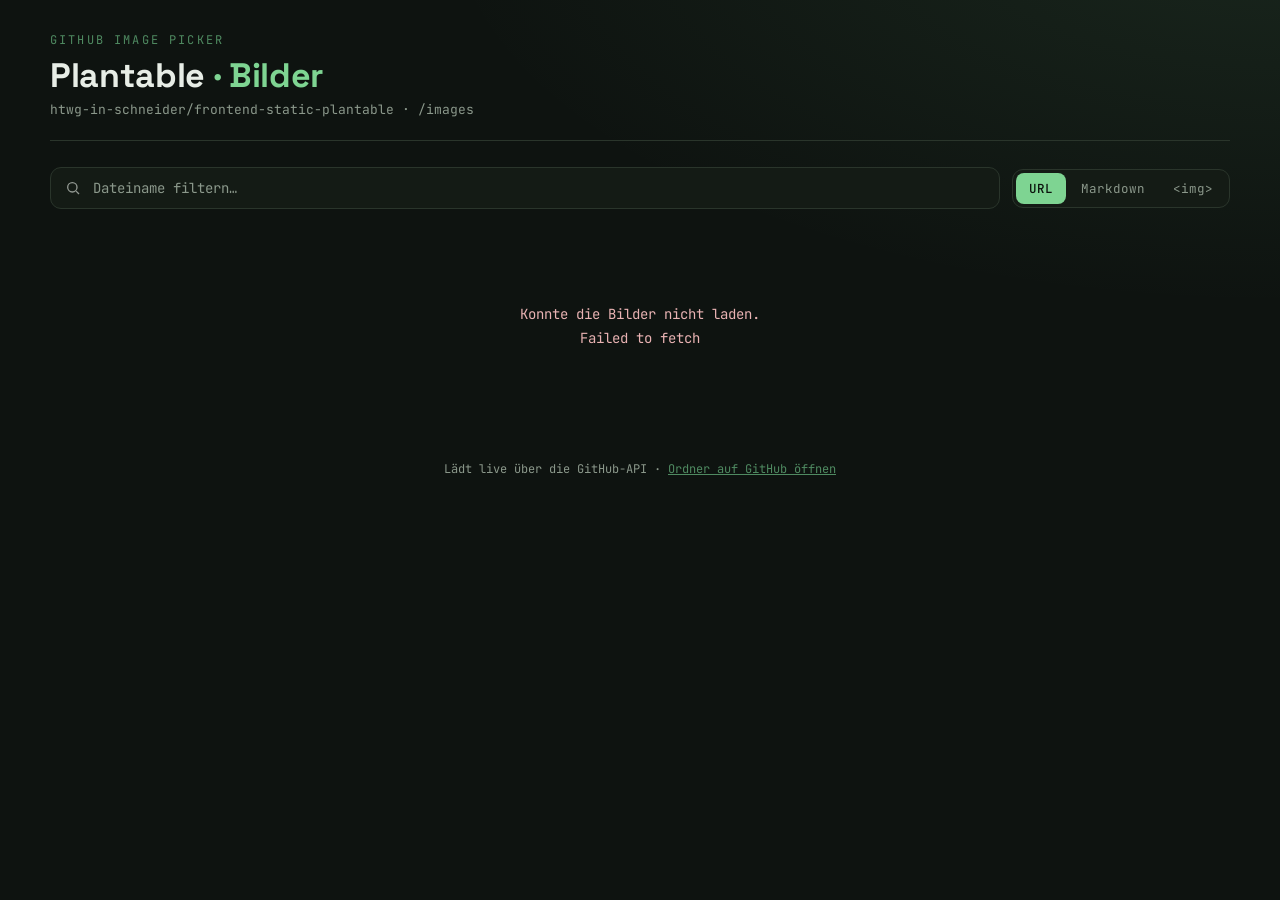
<file: bilder.html>
<!DOCTYPE html>
<html lang="de">
<head>
<meta charset="UTF-8">
<meta name="viewport" content="width=device-width, initial-scale=1.0">
<title>Plantable · Bild-Links</title>
<link rel="preconnect" href="https://fonts.googleapis.com">
<link rel="preconnect" href="https://fonts.gstatic.com" crossorigin>
<link href="https://fonts.googleapis.com/css2?family=Space+Grotesk:wght@400;500;700&family=JetBrains+Mono:wght@400;500&display=swap" rel="stylesheet">
<style>
  /* ---- Konfiguration: hier bei Bedarf Repo/Ordner anpassen ---- */
  :root{
    --bg:#0e1310;
    --bg-soft:#141b15;
    --card:#19211a;
    --card-hover:#1f2a20;
    --line:#2a352b;
    --text:#e7ede6;
    --muted:#8b988b;
    --leaf:#7ed492;
    --leaf-dim:#4f8a61;
    --radius:14px;
    --mono:"JetBrains Mono",ui-monospace,SFMono-Regular,Menlo,monospace;
    --sans:"Space Grotesk",system-ui,-apple-system,sans-serif;
  }
  *{box-sizing:border-box}
  html,body{margin:0}
  body{
    background:
      radial-gradient(120% 80% at 100% -10%, rgba(126,212,146,.10), transparent 55%),
      var(--bg);
    color:var(--text);
    font-family:var(--sans);
    min-height:100vh;
    padding:32px 24px 80px;
    -webkit-font-smoothing:antialiased;
  }
  .wrap{max-width:1180px;margin:0 auto}

  header{display:flex;flex-wrap:wrap;align-items:flex-end;gap:18px 28px;border-bottom:1px solid var(--line);padding-bottom:22px;margin-bottom:26px}
  .title-block{flex:1 1 260px}
  .eyebrow{font-family:var(--mono);font-size:12px;letter-spacing:.18em;text-transform:uppercase;color:var(--leaf-dim)}
  h1{font-size:clamp(24px,4vw,34px);font-weight:700;margin:6px 0 4px;letter-spacing:-.01em}
  h1 .leaf{color:var(--leaf)}
  .repo{font-family:var(--mono);font-size:13px;color:var(--muted);word-break:break-all}
  .count{font-family:var(--mono);font-size:13px;color:var(--leaf);white-space:nowrap}

  .controls{display:flex;flex-wrap:wrap;gap:12px;align-items:center;margin-bottom:24px}
  .search{flex:1 1 220px;display:flex;align-items:center;gap:10px;background:var(--bg-soft);border:1px solid var(--line);border-radius:11px;padding:10px 14px}
  .search input{flex:1;background:none;border:0;outline:none;color:var(--text);font-family:var(--mono);font-size:14px}
  .search input::placeholder{color:var(--muted)}
  .search svg{flex:none;opacity:.6}

  .seg{display:inline-flex;background:var(--bg-soft);border:1px solid var(--line);border-radius:11px;padding:3px;gap:2px}
  .seg button{font-family:var(--mono);font-size:12.5px;color:var(--muted);background:none;border:0;padding:7px 13px;border-radius:8px;cursor:pointer;transition:.15s}
  .seg button:hover{color:var(--text)}
  .seg button.active{background:var(--leaf);color:#0c130d;font-weight:500}

  .grid{display:grid;grid-template-columns:repeat(auto-fill,minmax(230px,1fr));gap:18px}

  .card{background:var(--card);border:1px solid var(--line);border-radius:var(--radius);overflow:hidden;display:flex;flex-direction:column;transition:.18s}
  .card:hover{border-color:var(--leaf-dim);background:var(--card-hover);transform:translateY(-2px)}
  .thumb{aspect-ratio:4/3;background:
      linear-gradient(45deg,#11170f 25%,transparent 25%,transparent 75%,#11170f 75%),
      linear-gradient(45deg,#11170f 25%,#161d16 25%,#161d16 75%,#11170f 75%);
    background-size:18px 18px;background-position:0 0,9px 9px;
    display:flex;align-items:center;justify-content:center;cursor:zoom-in;position:relative}
  .thumb img{max-width:100%;max-height:100%;display:block}
  .thumb .err{font-family:var(--mono);font-size:11px;color:var(--muted);padding:0 12px;text-align:center}

  .meta{padding:11px 13px 13px;display:flex;flex-direction:column;gap:9px}
  .fname{font-family:var(--mono);font-size:12.5px;color:var(--text);word-break:break-all;line-height:1.4}
  .copy-btn{display:flex;align-items:center;justify-content:center;gap:7px;font-family:var(--mono);font-size:12.5px;font-weight:500;
    background:var(--bg-soft);color:var(--leaf);border:1px solid var(--line);border-radius:9px;padding:8px;cursor:pointer;transition:.15s}
  .copy-btn:hover{border-color:var(--leaf-dim);background:#10160f}
  .copy-btn.done{background:var(--leaf);color:#0c130d;border-color:var(--leaf)}
  .copy-btn svg{flex:none}

  .state{text-align:center;padding:70px 20px;color:var(--muted);font-family:var(--mono);font-size:14px;line-height:1.7}
  .state a{color:var(--leaf)}
  .state.error{color:#e9b3b3}
  .spinner{width:30px;height:30px;border:3px solid var(--line);border-top-color:var(--leaf);border-radius:50%;margin:0 auto 18px;animation:spin .8s linear infinite}
  @keyframes spin{to{transform:rotate(360deg)}}

  footer{margin-top:40px;text-align:center;font-family:var(--mono);font-size:12px;color:var(--muted)}
  footer a{color:var(--leaf-dim)}

  @media (max-width:520px){body{padding:22px 14px 60px}.controls{flex-direction:column;align-items:stretch}.seg{justify-content:center}}
</style>
</head>
<body>
<div class="wrap">
  <header>
    <div class="title-block">
      <div class="eyebrow">github image picker</div>
      <h1>Plantable<span class="leaf"> · Bilder</span></h1>
      <div class="repo" id="repoLabel"></div>
    </div>
    <div class="count" id="count"></div>
  </header>

  <div class="controls">
    <label class="search">
      <svg width="16" height="16" viewBox="0 0 24 24" fill="none" stroke="currentColor" stroke-width="2"><circle cx="11" cy="11" r="7"/><path d="m21 21-4.3-4.3"/></svg>
      <input id="search" type="text" placeholder="Dateiname filtern…" autocomplete="off">
    </label>
    <div class="seg" id="format">
      <button data-fmt="url" class="active">URL</button>
      <button data-fmt="md">Markdown</button>
      <button data-fmt="html">&lt;img&gt;</button>
    </div>
  </div>

  <div id="content"><div class="state"><div class="spinner"></div>Lade Bilder aus dem Repo…</div></div>

  <footer>
    Lädt live über die GitHub-API · <a id="folderLink" href="#" target="_blank" rel="noopener">Ordner auf GitHub öffnen</a>
  </footer>
</div>

<script>
const CONFIG = {
  owner:  "htwg-in-schneider",
  repo:   "frontend-static-plantable",
  branch: "main",
  path:   "images"
};

const IMG_EXT = ["png","jpg","jpeg","gif","svg","webp","avif","bmp","ico"];
const $ = (s) => document.querySelector(s);
const content = $("#content");
let files = [];        // {name, url}
let format = "url";

document.getElementById("repoLabel").textContent = `${CONFIG.owner}/${CONFIG.repo} · /${CONFIG.path}`;
document.getElementById("folderLink").href =
  `https://github.com/${CONFIG.owner}/${CONFIG.repo}/tree/${CONFIG.branch}/${CONFIG.path}`;

function snippet(file){
  if(format === "md")   return `![${file.name}](${file.url})`;
  if(format === "html") return `<img src="${file.url}" alt="${file.name}">`;
  return file.url;
}

async function copyText(text){
  try{
    await navigator.clipboard.writeText(text);
    return true;
  }catch(_){
    // Fallback für eingeschränkte Kontexte (z. B. Vorschau-Frames)
    const ta = document.createElement("textarea");
    ta.value = text; ta.style.position="fixed"; ta.style.opacity="0";
    document.body.appendChild(ta); ta.select();
    let ok=false; try{ ok=document.execCommand("copy"); }catch(_){}
    document.body.removeChild(ta);
    return ok;
  }
}

const copyIcon = '<svg width="14" height="14" viewBox="0 0 24 24" fill="none" stroke="currentColor" stroke-width="2"><rect x="9" y="9" width="11" height="11" rx="2"/><path d="M5 15V5a2 2 0 0 1 2-2h10"/></svg>';
const checkIcon = '<svg width="14" height="14" viewBox="0 0 24 24" fill="none" stroke="currentColor" stroke-width="2.5"><path d="M20 6 9 17l-5-5"/></svg>';

function render(){
  const q = $("#search").value.trim().toLowerCase();
  const list = files.filter(f => f.name.toLowerCase().includes(q));
  $("#count").textContent = list.length + (list.length === 1 ? " Bild" : " Bilder");

  if(!list.length){
    content.innerHTML = `<div class="state">Keine Bilder gefunden${q ? ` für „${q}“` : ""}.</div>`;
    return;
  }

  const grid = document.createElement("div");
  grid.className = "grid";
  list.forEach(file => {
    const card = document.createElement("div");
    card.className = "card";

    const thumb = document.createElement("div");
    thumb.className = "thumb";
    thumb.title = "Klicken zum Öffnen in voller Größe";
    thumb.onclick = () => window.open(file.url, "_blank", "noopener");
    const img = new Image();
    img.loading = "lazy";
    img.alt = file.name;
    img.src = file.url;
    img.onerror = () => { thumb.innerHTML = '<span class="err">Vorschau nicht ladbar</span>'; };
    thumb.appendChild(img);

    const meta = document.createElement("div");
    meta.className = "meta";

    const fname = document.createElement("div");
    fname.className = "fname";
    fname.textContent = file.name;

    const btn = document.createElement("button");
    btn.className = "copy-btn";
    btn.innerHTML = copyIcon + "<span>Link kopieren</span>";
    btn.onclick = async () => {
      const ok = await copyText(snippet(file));
      btn.classList.toggle("done", ok);
      btn.innerHTML = (ok ? checkIcon : copyIcon) + `<span>${ok ? "Kopiert!" : "Fehlgeschlagen"}</span>`;
      setTimeout(() => {
        btn.classList.remove("done");
        btn.innerHTML = copyIcon + "<span>Link kopieren</span>";
      }, 1400);
    };

    meta.append(fname, btn);
    card.append(thumb, meta);
    grid.appendChild(card);
  });

  content.innerHTML = "";
  content.appendChild(grid);
}

async function load(){
  const api = `https://api.github.com/repos/${CONFIG.owner}/${CONFIG.repo}/contents/${CONFIG.path}?ref=${CONFIG.branch}`;
  try{
    const res = await fetch(api, { headers: { "Accept": "application/vnd.github+json" } });
    if(res.status === 403){
      content.innerHTML = `<div class="state error">GitHub-API-Limit erreicht (max. 60 Anfragen/Stunde ohne Login).<br>Bitte in ~einer Stunde erneut laden.</div>`;
      return;
    }
    if(res.status === 404){
      content.innerHTML = `<div class="state error">Ordner nicht gefunden.<br>Prüfe owner/repo/branch/path im &lt;script&gt;-Block oben.</div>`;
      return;
    }
    if(!res.ok) throw new Error("HTTP " + res.status);

    const data = await res.json();
    files = data
      .filter(it => it.type === "file" && IMG_EXT.includes((it.name.split(".").pop() || "").toLowerCase()))
      .map(it => ({ name: it.name, url: it.download_url }))
      .sort((a, b) => a.name.localeCompare(b.name, "de", { numeric: true }));

    if(!files.length){
      content.innerHTML = `<div class="state">Im Ordner <code>/${CONFIG.path}</code> wurden keine Bilddateien gefunden.</div>`;
      $("#count").textContent = "0 Bilder";
      return;
    }
    render();
  }catch(err){
    content.innerHTML = `<div class="state error">Konnte die Bilder nicht laden.<br>${err.message}</div>`;
  }
}

$("#search").addEventListener("input", () => { if(files.length) render(); });
document.querySelectorAll("#format button").forEach(b => {
  b.onclick = () => {
    format = b.dataset.fmt;
    document.querySelectorAll("#format button").forEach(x => x.classList.toggle("active", x === b));
  };
});

load();
</script>
</body>
</html>
</file>
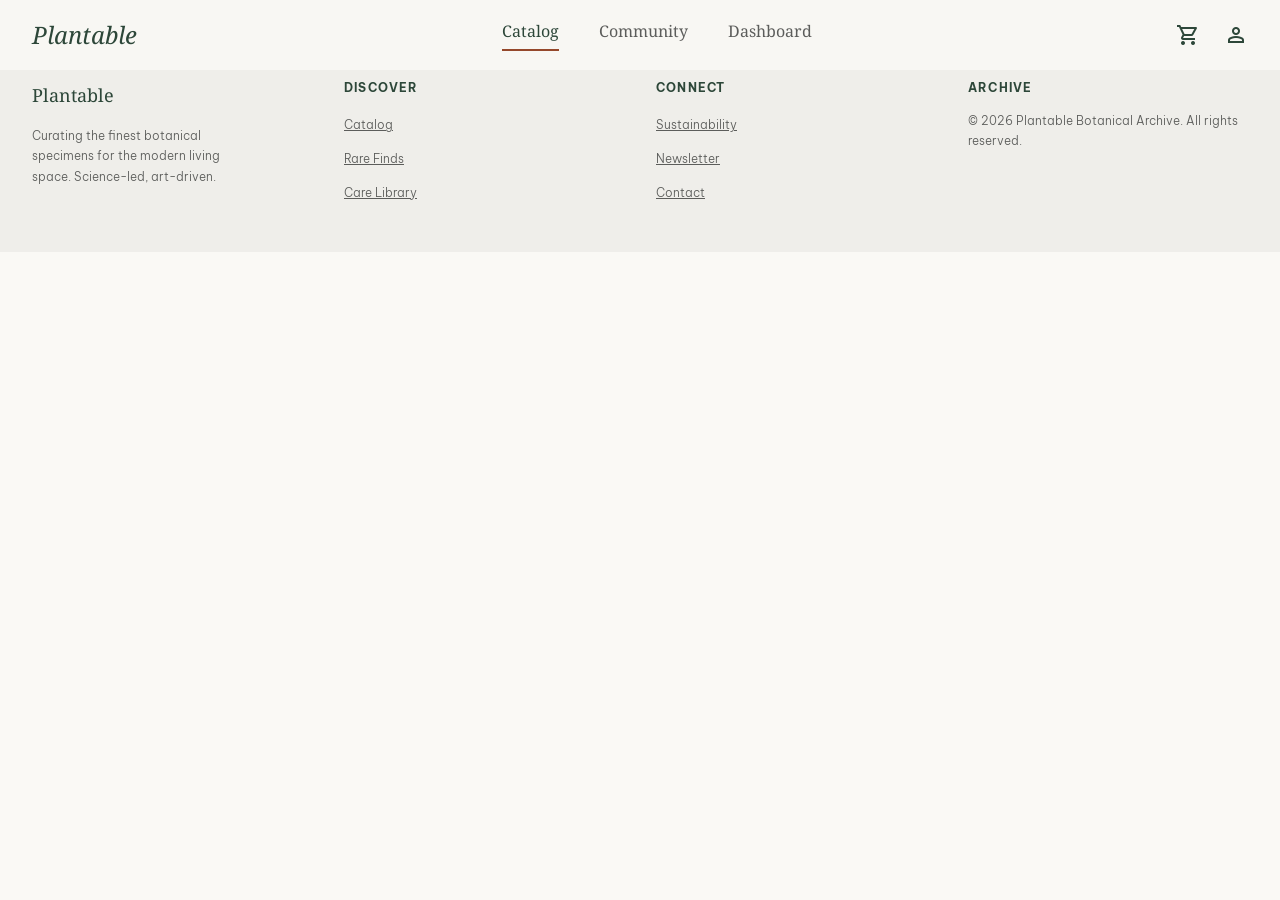
<file: catalog.html>
<!DOCTYPE html>
<html lang="de">
<head>
  <meta charset="utf-8"/>
  <meta name="viewport" content="width=device-width, initial-scale=1.0"/>
  <title>Plantable</title>
  <link rel="preconnect" href="https://fonts.googleapis.com"/>
  <link rel="preconnect" href="https://fonts.gstatic.com" crossorigin/>
  <link href="https://fonts.googleapis.com/css2?family=Noto+Serif:ital,wght@0,400;0,700;1,400&family=Be+Vietnam+Pro:wght@100;300;400;500;700&display=swap" rel="stylesheet"/>
  <link href="https://fonts.googleapis.com/css2?family=Material+Symbols+Outlined:wght,FILL@100..700,0..1&display=swap" rel="stylesheet"/>
  <link href="style.css" rel="stylesheet"/>
</head>
<body>

  <!-- ── Navigation ── -->
  <header>
    <div class="header-innen">
      <a href="index.html" class="logo">Plantable</a>

      <nav>
        <a href="catalog.html" class="aktiv">Catalog</a>
        <a href="community.html">Community</a>
        <a href="dashboard.html">Dashboard</a>
      </nav>

      <div class="aktionen">
        <button aria-label="Warenkorb">
          <span class="material-symbols-outlined">shopping_cart</span>
        </button>
        <button aria-label="Profil">
          <span class="material-symbols-outlined">person</span>
        </button>
      </div>
    </div>
    <div class="trennlinie"></div>
  </header>

  <main>

   
  </main>

  <!-- ── Footer ── -->
  <footer>
    <div class="footer-innen">
      <hr/>
      <div class="footer-raster">

        <div class="footer-marke">
          <p class="logo">Plantable</p>
          <p>Curating the finest botanical specimens for the modern living space. Science-led, art-driven.</p>
        </div>

        <div>
          <h4>Discover</h4>
          <ul>
            <li><a href="#">Catalog</a></li>
            <li><a href="#">Rare Finds</a></li>
            <li><a href="#">Care Library</a></li>
          </ul>
        </div>

        <div>
          <h4>Connect</h4>
          <ul>
            <li><a href="#">Sustainability</a></li>
            <li><a href="#">Newsletter</a></li>
            <li><a href="#">Contact</a></li>
          </ul>
        </div>

        <div>
          <h4>Archive</h4>
          <p class="footer-copyright">© 2026 Plantable Botanical Archive. All rights reserved.</p>
        </div>

      </div>
    </div>
  </footer>

</body>
</html>
</file>
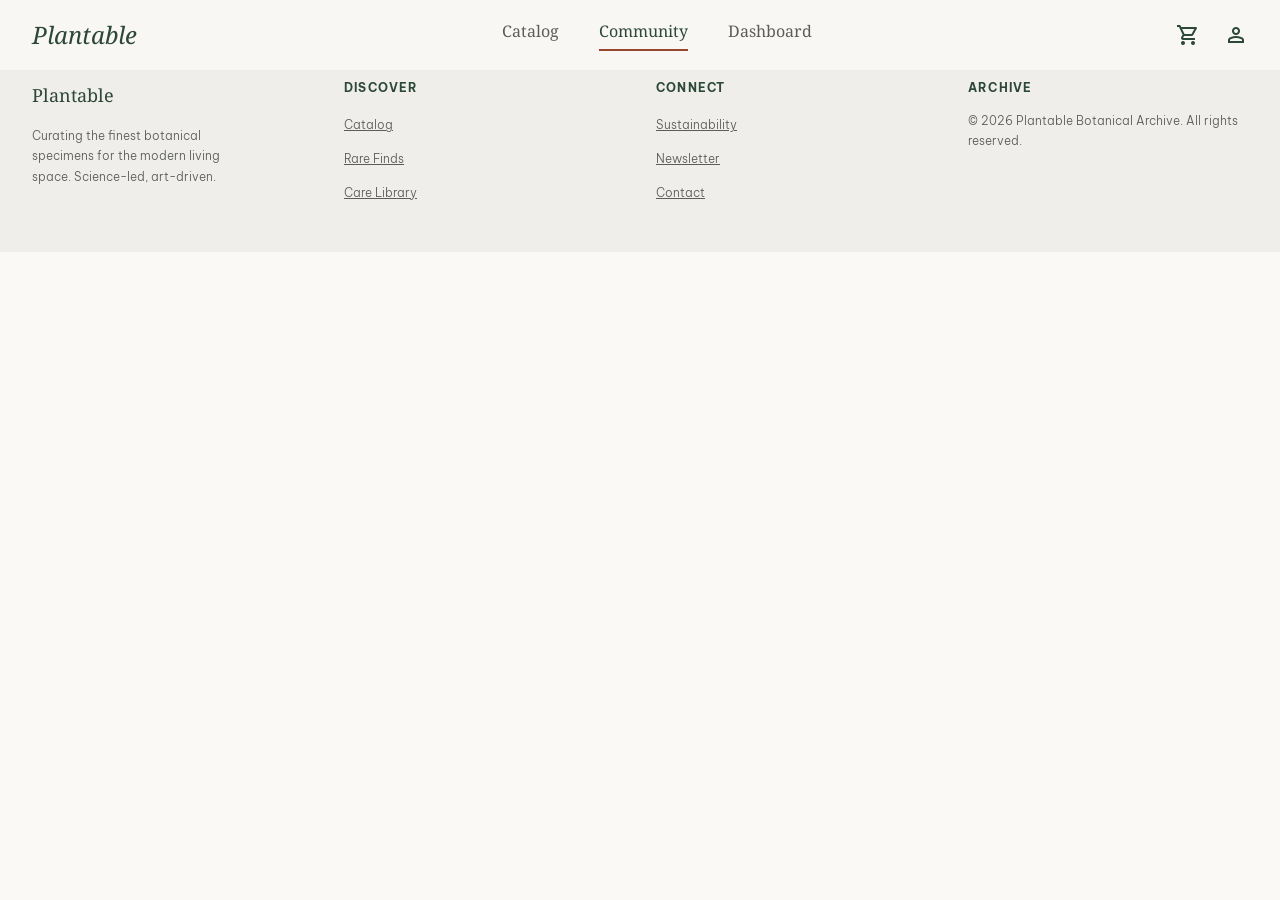
<file: community.html>
<!DOCTYPE html>
<html lang="de">
<head>
  <meta charset="utf-8"/>
  <meta name="viewport" content="width=device-width, initial-scale=1.0"/>
  <title>Plantable</title>
  <link rel="preconnect" href="https://fonts.googleapis.com"/>
  <link rel="preconnect" href="https://fonts.gstatic.com" crossorigin/>
  <link href="https://fonts.googleapis.com/css2?family=Noto+Serif:ital,wght@0,400;0,700;1,400&family=Be+Vietnam+Pro:wght@100;300;400;500;700&display=swap" rel="stylesheet"/>
  <link href="https://fonts.googleapis.com/css2?family=Material+Symbols+Outlined:wght,FILL@100..700,0..1&display=swap" rel="stylesheet"/>
  <link href="style.css" rel="stylesheet"/>
</head>
<body>

  <!-- ── Navigation ── -->
  <header>
    <div class="header-innen">
      <a href="index.html" class="logo">Plantable</a>

      <nav>
        <a href="catalog.html" >Catalog</a>
        <a href="community.html" class="aktiv">Community</a>
        <a href="dashboard.html">Dashboard</a>
      </nav>

      <div class="aktionen">
        <button aria-label="Warenkorb">
          <span class="material-symbols-outlined">shopping_cart</span>
        </button>
        <button aria-label="Profil">
          <span class="material-symbols-outlined">person</span>
        </button>
      </div>
    </div>
    <div class="trennlinie"></div>
  </header>

  <main>

    

  </main>

  <!-- ── Footer ── -->
  <footer>
    <div class="footer-innen">
      <hr/>
      <div class="footer-raster">

        <div class="footer-marke">
          <p class="logo">Plantable</p>
          <p>Curating the finest botanical specimens for the modern living space. Science-led, art-driven.</p>
        </div>

        <div>
          <h4>Discover</h4>
          <ul>
            <li><a href="#">Catalog</a></li>
            <li><a href="#">Rare Finds</a></li>
            <li><a href="#">Care Library</a></li>
          </ul>
        </div>

        <div>
          <h4>Connect</h4>
          <ul>
            <li><a href="#">Sustainability</a></li>
            <li><a href="#">Newsletter</a></li>
            <li><a href="#">Contact</a></li>
          </ul>
        </div>

        <div>
          <h4>Archive</h4>
          <p class="footer-copyright">© 2026 Plantable Botanical Archive. All rights reserved.</p>
        </div>

      </div>
    </div>
  </footer>

</body>
</html>
</file>
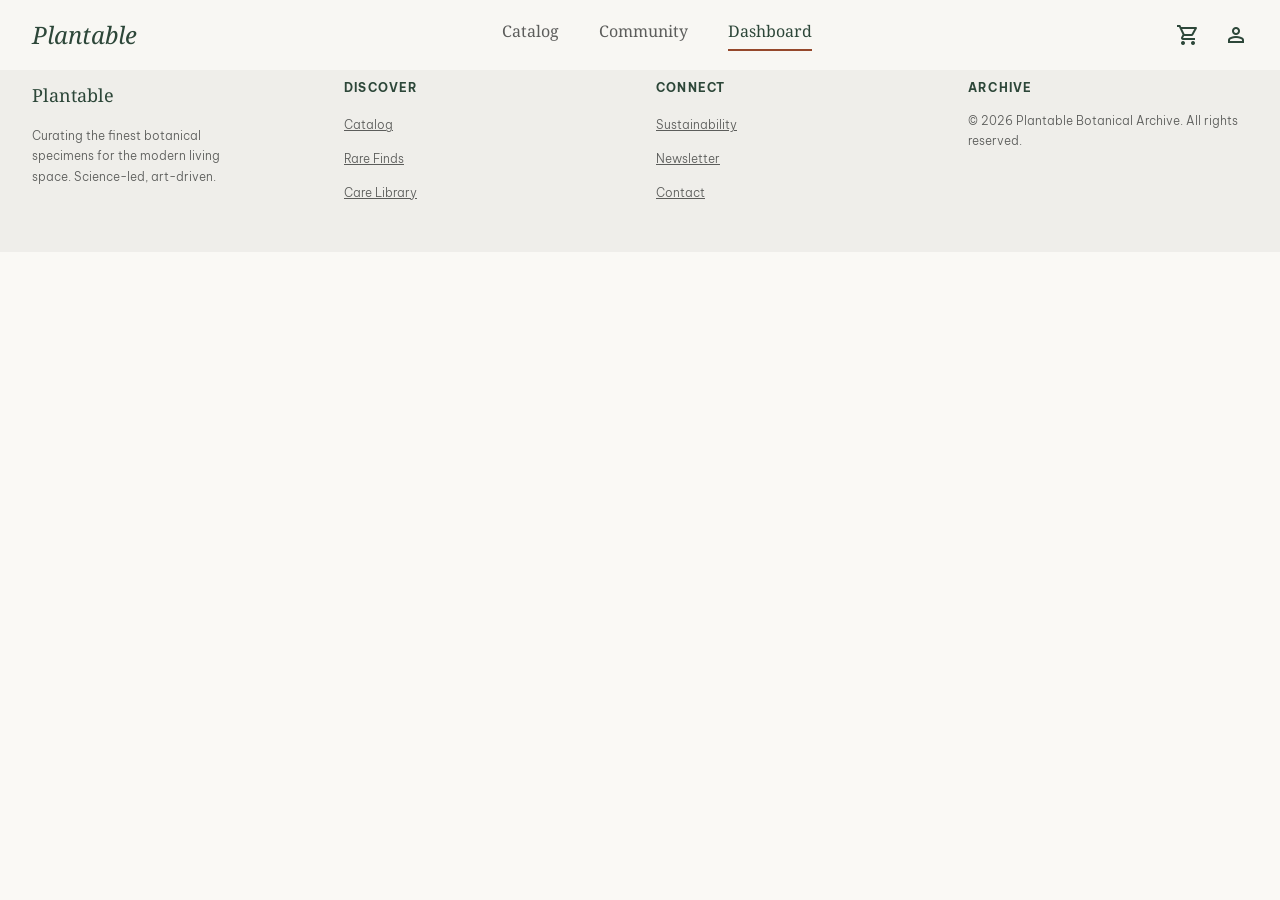
<file: dashboard.html>
<!DOCTYPE html>
<html lang="de">
<head>
  <meta charset="utf-8"/>
  <meta name="viewport" content="width=device-width, initial-scale=1.0"/>
  <title>Plantable</title>
  <link rel="preconnect" href="https://fonts.googleapis.com"/>
  <link rel="preconnect" href="https://fonts.gstatic.com" crossorigin/>
  <link href="https://fonts.googleapis.com/css2?family=Noto+Serif:ital,wght@0,400;0,700;1,400&family=Be+Vietnam+Pro:wght@100;300;400;500;700&display=swap" rel="stylesheet"/>
  <link href="https://fonts.googleapis.com/css2?family=Material+Symbols+Outlined:wght,FILL@100..700,0..1&display=swap" rel="stylesheet"/>
  <link href="style.css" rel="stylesheet"/>
</head>
<body>

  <!-- ── Navigation ── -->
  <header>
    <div class="header-innen">
      <a href="index.html" class="logo">Plantable</a>

      <nav>
        <a href="catalog.html">Catalog</a>
        <a href="community.html">Community</a>
        <a href="dashboard.html" class="aktiv">Dashboard</a>
      </nav>

      <div class="aktionen">
        <button aria-label="Warenkorb">
          <span class="material-symbols-outlined">shopping_cart</span>
        </button>
        <button aria-label="Profil">
          <span class="material-symbols-outlined">person</span>
        </button>
      </div>
    </div>
    <div class="trennlinie"></div>
  </header>

  <main>

    
  </main>

  <!-- ── Footer ── -->
  <footer>
    <div class="footer-innen">
      <hr/>
      <div class="footer-raster">

        <div class="footer-marke">
          <p class="logo">Plantable</p>
          <p>Curating the finest botanical specimens for the modern living space. Science-led, art-driven.</p>
        </div>

        <div>
          <h4>Discover</h4>
          <ul>
            <li><a href="#">Catalog</a></li>
            <li><a href="#">Rare Finds</a></li>
            <li><a href="#">Care Library</a></li>
          </ul>
        </div>

        <div>
          <h4>Connect</h4>
          <ul>
            <li><a href="#">Sustainability</a></li>
            <li><a href="#">Newsletter</a></li>
            <li><a href="#">Contact</a></li>
          </ul>
        </div>

        <div>
          <h4>Archive</h4>
          <p class="footer-copyright">© 2026 Plantable Botanical Archive. All rights reserved.</p>
        </div>

      </div>
    </div>
  </footer>

</body>
</html>
</file>
<file: style.css>
/* ─────────────────────────────────────────
   Plantable – Stylesheet
   ───────────────────────────────────────── */

/* ─── Reset ─── */
*, *::before, *::after {
  box-sizing: border-box;
  margin: 0;
  padding: 0;
}

/* ─── Design Tokens ─── */
:root {
  --gruen-dunkel:   #173124;
  --gruen:          #2d4739;
  --terrakotta:     #95482b;
  --hintergrund:    #faf9f5;
  --flaeche:        #efeeea;
  --flaeche-hell:   #f4f4f0;
  --flaeche-dunkel: #e3e2df;
  --text:           #1b1c1a;
  --text-gedimmt:   #424844;
  --text-leise:     #5c5d5b;
  --rand:           #c2c8c2;

  --schrift-serif: 'Noto Serif', serif;
  --schrift-sans:  'Be Vietnam Pro', sans-serif;

  --radius:        0.75rem;
  --radius-rund:   9999px;

  --max-breite:    1536px;
  --header-hoehe:  4.5rem;
}

/* ─── Basis ─── */
html { scroll-behavior: smooth; }

body {
  background-color: var(--hintergrund);
  color: var(--text);
  font-family: var(--schrift-sans);
  font-size: 1rem;
  line-height: 1.6;
  min-height: 100vh;
  -webkit-font-smoothing: antialiased;
}

h1, h2, h3, h4 {
  font-family: var(--schrift-serif);
  font-weight: 400;
  line-height: 1.2;
}

a    { text-decoration: none; color: inherit; }
img  { display: block; max-width: 100%; }
ul   { list-style: none; }

button {
  cursor: pointer;
  border: none;
  background: none;
  font-family: inherit;
}

.material-symbols-outlined {
  font-variation-settings: 'FILL' 0, 'wght' 400, 'GRAD' 0, 'opsz' 24;
  vertical-align: middle;
}

/* ─── Wiederverwendbar ─── */
.etikett {
  display: inline-block;
  font-size: 0.7rem;
  font-weight: 500;
  letter-spacing: 0.2em;
  text-transform: uppercase;
  color: var(--terrakotta);
}

/* ─────────────────────────────────────────
   Header / Navigation
   ───────────────────────────────────────── */
header {
  position: fixed;
  top: 0;
  left: 0;
  width: 100%;
  z-index: 100;
  background-color: rgba(250, 249, 245, 0.8);
  backdrop-filter: blur(12px);
}

.header-innen {
  display: flex;
  align-items: center;
  justify-content: space-between;
  padding: 1rem 2rem;
  max-width: var(--max-breite);
  margin: 0 auto;
}

header .logo {
  font-family: var(--schrift-serif);
  font-size: 1.5rem;
  font-style: italic;
  color: var(--gruen);
}

header nav {
  display: flex;
  gap: 2.5rem;
}

header nav a {
  font-family: var(--schrift-serif);
  font-size: 1rem;
  color: var(--text-leise);
  padding-bottom: 0.25rem;
  transition: color 0.3s;
}

header nav a:hover { color: var(--gruen); }

header nav a.aktiv {
  color: var(--gruen);
  border-bottom: 2px solid var(--terrakotta);
}

header .aktionen {
  display: flex;
  gap: 1.5rem;
  color: var(--gruen);
}

header .aktionen button {
  color: var(--gruen);
  transition: opacity 0.2s;
}

header .aktionen button:hover { opacity: 0.7; }

.trennlinie {
  height: 1px;
  background-color: var(--flaeche);
}
/* Hamburger Button standardmäßig verstecken */
.hamburger {
  display: none;
  color: var(--gruen);
}


@media (max-width: 768px) {
  .desktop-only {
    display: none;
  }

  .hamburger {
    display: block; /* Hamburger nur mobil zeigen */
    z-index: 1001;
  }

  header nav {
    position: fixed;
    top: 0;
    right: -100%; 
    height: 100vh;
    background-color: var(--hintergrund);
    flex-direction: column; 
    justify-content: center;
    align-items: center;
    gap: 2rem;
    transition: right 0.4s ease-in-out;
    box-shadow: -5px 0 15px rgba(0,0,0,0.1);
    z-index: 1000;
  }

  
  header nav.offen {
    right: 0;
  }


  header nav a {
    font-size: 1.5rem;
  }
}

/* ─────────────────────────────────────────
   Hero
   ───────────────────────────────────────── */
.hero {
  padding-top: var(--header-hoehe);
  min-height: 870px;
  display: flex;
  align-items: center;
  background-color: var(--hintergrund);
  overflow: hidden;
}

.hero-innen {
  max-width: var(--max-breite);
  margin: 0 auto;
  padding: 2rem;
  display: grid;
  grid-template-columns: 1fr;
  gap: 3rem;
  align-items: center;
  width: 100%;
}

@media (min-width: 768px) {
  .hero-innen {
    grid-template-columns: 1fr 1fr;
  }
}

.hero-text {
  display: flex;
  flex-direction: column;
  gap: 2rem;
}

.hero-text h1 {
  font-size: clamp(3rem, 8vw, 6rem);
  color: var(--gruen-dunkel);
  line-height: 1.05;
}

.hero-text h1 em {
  color: var(--terrakotta);
  font-style: italic;
}

.hero-text p {
  font-size: 1.1rem;
  color: var(--text-gedimmt);
  font-weight: 300;
  max-width: 28rem;
  line-height: 1.7;
}

.hero-kaufen {
  display: flex;
  align-items: center;
  gap: 2rem;
  flex-wrap: wrap;
}

.btn-kaufen {
  display: inline-flex;
  align-items: center;
  gap: 0.5rem;
  background-color: var(--gruen-dunkel);
  color: #fff;
  padding: 1rem 2rem;
  border-radius: var(--radius-rund);
  font-weight: 500;
  font-size: 1rem;
  box-shadow: 0 20px 40px rgba(23, 49, 36, 0.1);
  transition: opacity 0.2s;
}

.btn-kaufen:hover { opacity: 0.9; }

.preis-block {
  display: flex;
  flex-direction: column;
}

.preis {
  font-family: var(--schrift-serif);
  font-size: 1.5rem;
  font-weight: 700;
  color: var(--terrakotta);
}

.preis-hinweis {
  font-size: 0.7rem;
  text-transform: uppercase;
  letter-spacing: 0.1em;
  color: var(--text-gedimmt);
}

.hero-bild-bereich {
  position: relative;
  display: flex;
  align-items: center;
  justify-content: center;
  min-height: 500px;
}

.hintergrund-glow {
  position: absolute;
  inset: 0;
  background-color: rgba(204, 234, 214, 0.3);
  border-radius: 50%;
  filter: blur(60px);
  transform: scale(1.25) translateX(3rem);
  z-index: 0;
}

.hero-pflanzenbild {
  position: relative;
  z-index: 1;
  border-radius: 1.5rem;
  box-shadow: 0 40px 80px rgba(0,0,0,0.15);
  transform: rotate(-2deg);
  transition: transform 0.7s ease;
  width: 100%;
  object-fit: cover;
}

.hero-pflanzenbild:hover { transform: rotate(0deg); }

.pflegekarte {
  position: absolute;
  bottom: 3rem;
  left: -2rem;
  background-color: #fff;
  padding: 1.5rem;
  border-radius: var(--radius);
  box-shadow: 0 20px 60px rgba(0,0,0,0.12);
  z-index: 2;
  display: flex;
  flex-direction: column;
  gap: 1rem;
  border: 1px solid rgba(194, 200, 194, 0.1);
}

.pflegekarte-zeile {
  display: flex;
  align-items: center;
  gap: 0.75rem;
}

.pflege-icon {
  width: 2.5rem;
  height: 2.5rem;
  border-radius: 50%;
  background-color: #3a4711;
  display: flex;
  align-items: center;
  justify-content: center;
  flex-shrink: 0;
}

.pflege-icon .material-symbols-outlined {
  color: #d9eaa3;
  font-size: 1.125rem;
}

.pflege-label {
  display: block;
  font-size: 0.625rem;
  text-transform: uppercase;
  letter-spacing: 0.05em;
  color: var(--text-gedimmt);
}

.pflege-wert {
  display: block;
  font-size: 0.875rem;
  font-weight: 500;
}

/* ─────────────────────────────────────────
   Journal 
   ───────────────────────────────────────── */
.journal {
  background-color: var(--flaeche-hell);
  border-radius: 3rem;
  margin: 2rem 1rem 6rem;
  padding: 4rem 1.5rem;
  overflow: hidden;
}

@media (min-width: 768px) {
  .journal { 
    margin: 4rem 2rem 6rem; 
    padding: 6rem 3rem; 
  }
}

.journal-innen {
  max-width: var(--max-breite);
  margin: 0 auto;
  display: grid;
  grid-template-columns: 1fr;
  gap: 5rem;
  align-items: center;
}

@media (min-width: 1024px) {
  .journal-innen { 
    grid-template-columns: 1fr 1fr; 
    gap: 5rem; 
  }
}

.journal-text { order: 2; }
@media (min-width: 1024px) { .journal-text { order: 1; } }

.journal-text h2 {
  font-size: clamp(2.25rem, 4vw, 3rem);
  font-weight: 700;
  color: var(--gruen-dunkel);
  line-height: 1.1;
  margin-bottom: 1.5rem;
}

.journal-beschreibung {
  font-size: 1.125rem;
  color: var(--text-gedimmt);
  line-height: 1.7;
  max-width: 32rem;
  margin-bottom: 2.5rem;
}

.journal-features {
  display: grid;
  grid-template-columns: 1fr;
  gap: 1.5rem;
  margin-bottom: 3rem;
}

@media (min-width: 640px) {
  .journal-features { grid-template-columns: 1fr 1fr; }
}

.journal-feature {
  display: flex;
  align-items: flex-start;
  gap: 1rem;
  background-color: #fff;
  padding: 1rem;
  border-radius: 1rem;
  box-shadow: 0 4px 6px -1px rgba(0, 0, 0, 0.05);
  border: 1px solid rgba(194, 200, 194, 0.2);
}

.feature-icon {
  color: var(--terrakotta);
  font-size: 1.5rem;
}

.feature-inhalt h4 {
  font-family: var(--schrift-sans);
  font-size: 0.875rem;
  font-weight: 700;
  color: var(--text);
  margin-bottom: 0.25rem;
}

.feature-inhalt p {
  font-size: 0.75rem;
  color: var(--text-gedimmt);
  line-height: 1.4;
}

.btn-journal {
  background-color: var(--gruen);
  color: #fff;
  padding: 1.25rem 3rem;
  border-radius: var(--radius-rund);
  font-size: 1.125rem;
  font-weight: 700;
  box-shadow: 0 10px 25px rgba(45, 71, 57, 0.2);
  transition: all 0.2s ease;
}

.btn-journal:hover {
  background-color: var(--gruen-dunkel);
  transform: translateY(-2px);
  box-shadow: 0 15px 30px rgba(45, 71, 57, 0.3);
}

.btn-journal:active { transform: scale(0.98); }

.journal-visual {
  order: 1;
  display: flex;
  justify-content: center;
  position: relative;
}
@media (min-width: 1024px) { 
  .journal-visual { 
    order: 2; 
    justify-content: flex-end; 
  } 
}

.journal-visual-wrapper {
  position: relative;
  width: 100%;
  max-width: 28rem;
}

.journal-karte {
  background-color: #fff;
  border-radius: 1.5rem;
  padding: 2rem;
  box-shadow: 0 25px 50px -12px rgba(0, 0, 0, 0.15);
  border: 1px solid rgba(194, 200, 194, 0.2);
  position: relative;
  z-index: 20;
}

.journal-karte-header {
  display: flex;
  justify-content: space-between;
  align-items: center;
  margin-bottom: 2rem;
}

.journal-karte-header span:first-child {
  font-family: var(--schrift-serif);
  font-size: 1.25rem;
  font-weight: 700;
  font-style: italic;
}

.journal-karte-header .material-symbols-outlined { color: var(--rand); }

.journal-tasks {
  display: flex;
  flex-direction: column;
  gap: 1rem;
}

.journal-task {
  display: flex;
  align-items: center;
  gap: 1rem;
  padding: 1rem;
  border-radius: 1rem;
}

.journal-task.aktiv {
  background-color: rgba(149, 72, 43, 0.05); /* terrakotta tint */
  border-left: 4px solid var(--terrakotta);
}

.journal-task.aktiv .material-symbols-outlined:first-child {
  color: var(--terrakotta);
  font-size: 1.875rem;
}

.journal-task.aktiv .task-label { color: var(--terrakotta); }

.journal-task.notiz {
  background-color: rgba(45, 71, 57, 0.05); /* gruen tint */
  border-left: 4px solid var(--gruen);
  opacity: 0.8;
}

.journal-task.notiz .material-symbols-outlined:first-child {
  color: var(--gruen);
  font-size: 1.875rem;
}

.journal-task.notiz .task-label { color: var(--gruen); }

.task-label {
  font-size: 0.65rem;
  font-weight: 700;
  text-transform: uppercase;
  letter-spacing: 0.1em;
  margin-bottom: 0.125rem;
}

.task-title {
  font-size: 0.875rem;
  font-weight: 600;
  color: var(--text);
}

.journal-task .chevron {
  margin-left: auto;
  color: var(--rand);
}

.journal-users {
  margin-top: 2.5rem;
  padding-top: 1.5rem;
  border-top: 1px solid rgba(194, 200, 194, 0.3);
}

.user-avatars {
  display: flex;
  margin-bottom: 1rem;
}

.user-avatars img, .user-more {
  width: 2.5rem;
  height: 2.5rem;
  border-radius: 50%;
  border: 3px solid #fff;
  object-fit: cover;
  margin-left: -0.75rem;
}

.user-avatars img:first-child { margin-left: 0; }

.user-more {
  background-color: var(--flaeche);
  display: flex;
  align-items: center;
  justify-content: center;
  font-size: 0.625rem;
  font-weight: 700;
  color: var(--text);
  z-index: 1;
}

.journal-users p {
  font-size: 0.875rem;
  font-weight: 500;
  color: var(--text-gedimmt);
}

.journal-glow {
  position: absolute;
  border-radius: 50%;
  filter: blur(60px);
  z-index: 10;
}

.journal-glow-1 {
  top: -2.5rem;
  right: -2.5rem;
  width: 16rem;
  height: 16rem;
  background-color: rgba(149, 72, 43, 0.15); /* terrakotta glow */
}

.journal-glow-2 {
  bottom: -2.5rem;
  left: -2.5rem;
  width: 18rem;
  height: 18rem;
  background-color: rgba(45, 71, 57, 0.1); /* gruen glow */
}



/* ─────────────────────────────────────────
   Kategorien  
   ───────────────────────────────────────── */
.kategorien {
  padding: 8rem 2rem;
  max-width: var(--max-breite);
  margin: 0 auto;
}

.kategorien-kopf {
  display: flex;
  flex-direction: column;
  gap: 1.5rem;
  margin-bottom: 4rem;
}

@media (min-width: 768px) {
  .kategorien-kopf {
    flex-direction: row;
    justify-content: space-between;
    align-items: flex-end;
  }
}

.kategorien-kopf h2 {
  font-size: 2.5rem;
  color: var(--gruen-dunkel);
  margin-top: 0.5rem;
}

.kategorien-beschreibung {
  font-size: 0.875rem;
  color: var(--text-gedimmt);
  max-width: 18rem;
  line-height: 1.7;
}

/* 3-spaltiges Raster mit hochformatigen Karten */
.kategorien-raster {
  display: grid;
  grid-template-columns: 1fr;
  gap: 1.5rem;
}

@media (min-width: 768px) {
  .kategorien-raster {
    grid-template-columns: repeat(3, 1fr);
  }
}

/* Einzelne Kategorie-Karte */
.kategorie-karte {
  position: relative;
  aspect-ratio: 3 / 4;
  overflow: hidden;
  border-radius: var(--radius);
  background-color: var(--flaeche);
  cursor: pointer;
}

.kategorie-karte img {
  position: absolute;
  inset: 0;
  width: 100%;
  height: 100%;
  object-fit: cover;
  transition: transform 0.7s ease;
}

.kategorie-karte:hover img {
  transform: scale(1.1);
}

/* Dunkler Farbverlauf von unten */
.kategorie-overlay {
  position: absolute;
  inset: 0;
  background: linear-gradient(to top, rgba(23, 49, 36, 0.6), transparent);
}

/* Text unten links */
.kategorie-text {
  position: absolute;
  bottom: 2rem;
  left: 2rem;
  right: 2rem;
  color: #fff;
}

.kategorie-text h3 {
  font-family: var(--schrift-serif);
  font-size: 1.5rem;
  font-style: italic;
}

/* Untertitel erscheint beim Hover */
.kategorie-untertitel {
  display: block;
  font-size: 0.875rem;
  margin-top: 0.5rem;
  opacity: 0;
  color: rgba(255, 255, 255, 0.85);
  transition: opacity 0.3s ease;
}

.kategorie-karte:hover .kategorie-untertitel {
  opacity: 1;
}

/* ─────────────────────────────────────────
   Bewertungen
   ───────────────────────────────────────── */
.bewertungen {
  padding: 6rem 2rem;
  background-color: var(--hintergrund);
}

.bewertungen-innen {
  max-width: var(--max-breite);
  margin: 0 auto;
}

.bewertungen-kopf {
  text-align: center;
  max-width: 40rem;
  margin: 0 auto 5rem;
}

.bewertungen-kopf h2 {
  font-size: 2.5rem;
  color: var(--gruen-dunkel);
  margin-bottom: 1rem;
}

.bewertungen-kopf p {
  color: var(--text-gedimmt);
  font-weight: 300;
}

.bewertungen-raster {
  display: grid;
  grid-template-columns: 1fr;
  gap: 2rem;
}

@media (min-width: 768px) {
  .bewertungen-raster { grid-template-columns: repeat(3, 1fr); }
}

.bewertungskarte {
  background-color: #fff;
  padding: 2rem;
  border-radius: var(--radius);
  box-shadow: 0 20px 80px rgba(62, 54, 49, 0.06);
  border: 1px solid rgba(194, 200, 194, 0.05);
  display: flex;
  flex-direction: column;
  gap: 1.5rem;
}

.sterne {
  display: flex;
  gap: 0.25rem;
}

.sterne .material-symbols-outlined {
  font-size: 0.875rem;
  color: #ffb59b;
}

.sterne .material-symbols-outlined.gefallt {
  font-variation-settings: 'FILL' 1, 'wght' 400, 'GRAD' 0, 'opsz' 24;
}

.bewertungstext {
  font-family: var(--schrift-serif);
  font-size: 1.1rem;
  font-style: italic;
  color: var(--gruen);
  line-height: 1.7;
  flex: 1;
}

.bewertungs-autor {
  display: flex;
  align-items: center;
  gap: 1rem;
  padding-top: 1.5rem;
  border-top: 1px solid var(--flaeche);
  margin-top: auto;
}

.bewertungs-autor img {
  width: 3rem;
  height: 3rem;
  border-radius: 50%;
  object-fit: cover;
}

.bewertungs-autor strong {
  display: block;
  font-size: 0.875rem;
  color: var(--gruen-dunkel);
}

.bewertungs-autor span {
  font-size: 0.7rem;
  text-transform: uppercase;
  letter-spacing: 0.1em;
  color: var(--text-gedimmt);
}

/* ─────────────────────────────────────────
   Newsletter
   ───────────────────────────────────────── */
.newsletter {
  padding: 6rem 2rem;
}

.newsletter-box {
  max-width: var(--max-breite);
  margin: 0 auto;
  background-color: var(--gruen-dunkel);
  color: #fff;
  border-radius: 3rem;
  padding: 4rem;
  position: relative;
  overflow: hidden;
}

@media (min-width: 768px) {
  .newsletter-box { padding: 6rem; }
}

.newsletter-hintergrundbild {
  position: absolute;
  top: 0;
  right: 0;
  width: 33%;
  height: 100%;
  object-fit: cover;
  opacity: 0.1;
  pointer-events: none;
}

.newsletter-inhalt {
  position: relative;
  z-index: 1;
  max-width: 36rem;
  display: flex;
  flex-direction: column;
  gap: 2rem;
}

.newsletter-inhalt h2 {
  font-size: clamp(2.5rem, 5vw, 4rem);
  line-height: 1.1;
}

.newsletter-inhalt p {
  font-size: 1.1rem;
  color: #98b5a3;
  font-weight: 300;
  line-height: 1.7;
}

.newsletter-formular {
  display: flex;
  flex-direction: column;
  gap: 1rem;
}

@media (min-width: 640px) {
  .newsletter-formular { flex-direction: row; }
}

.newsletter-formular input {
  background-color: var(--gruen);
  border: none;
  border-radius: var(--radius-rund);
  padding: 1rem 2rem;
  flex: 1;
  color: #fff;
  font-family: var(--schrift-sans);
  font-size: 1rem;
  outline: none;
}

.newsletter-formular input::placeholder { color: rgba(152, 181, 163, 0.5); }

.newsletter-formular input:focus {
  outline: 2px solid var(--terrakotta);
  outline-offset: 2px;
}

.newsletter-formular button {
  background-color: var(--terrakotta);
  color: #fff;
  padding: 1rem 2.5rem;
  border-radius: var(--radius-rund);
  font-weight: 500;
  font-size: 1rem;
  white-space: nowrap;
  transition: opacity 0.2s;
}

.newsletter-formular button:hover { opacity: 0.9; }

/* ─────────────────────────────────────────
   Footer
   ───────────────────────────────────────── */
footer {
  background-color: var(--flaeche);
  padding: 3rem 2rem;
}

.footer-innen {
  max-width: var(--max-breite);
  margin: 0 auto;
}

footer hr {
  border: none;
  border-top: 1px solid var(--flaeche-dunkel);
  margin-bottom: 2rem;
}

.footer-raster {
  display: grid;
  grid-template-columns: 1fr;
  gap: 2rem;
}

@media (min-width: 768px) {
  .footer-raster { grid-template-columns: repeat(4, 1fr); }
}

.footer-marke .logo {
  font-family: var(--schrift-serif);
  font-size: 1.125rem;
  color: var(--gruen);
  margin-bottom: 1rem;
}

.footer-marke p:last-child {
  font-size: 0.75rem;
  font-weight: 300;
  color: var(--text-leise);
  line-height: 1.7;
  max-width: 14rem;
}

footer h4 {
  font-family: var(--schrift-sans);
  font-size: 0.75rem;
  font-weight: 700;
  text-transform: uppercase;
  letter-spacing: 0.1em;
  color: var(--gruen);
  margin-bottom: 1rem;
}

footer ul {
  display: flex;
  flex-direction: column;
  gap: 0.5rem;
}

footer ul a {
  font-size: 0.75rem;
  font-weight: 300;
  color: var(--text-leise);
  text-decoration: underline;
  transition: color 0.2s;
}

footer ul a:hover { color: var(--terrakotta); }

.footer-copyright {
  font-size: 0.75rem;
  font-weight: 300;
  color: var(--text-leise);
  line-height: 1.6;
}
</file>
